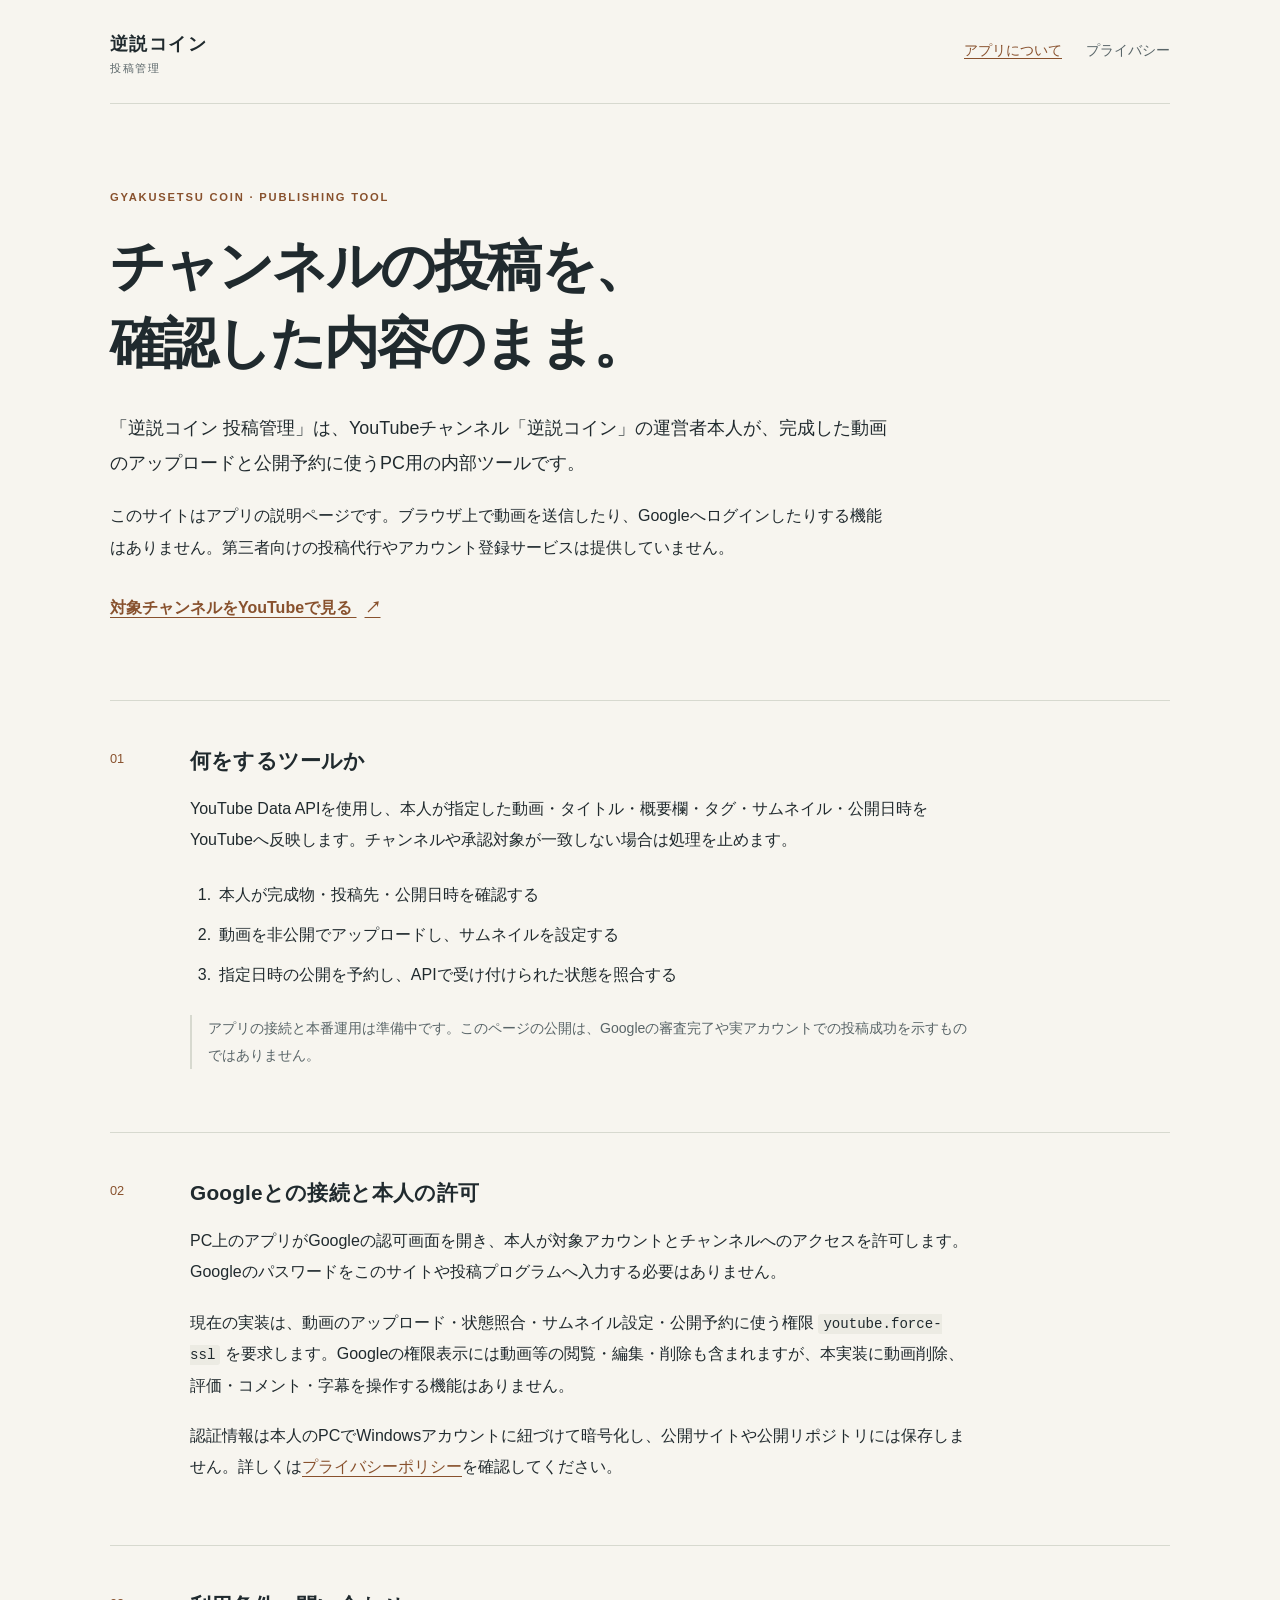
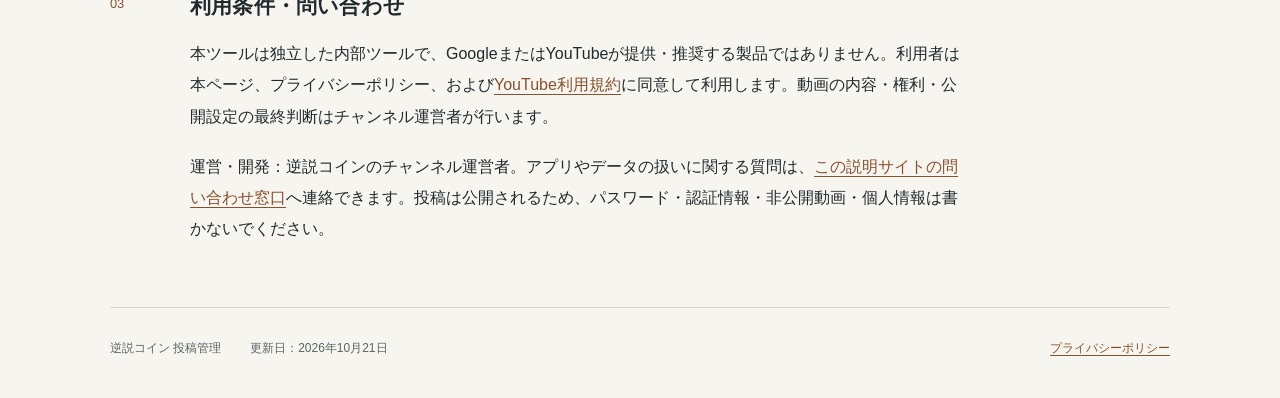
<file: index.html>
<!doctype html>
<html lang="ja">
<head>
  <meta charset="utf-8">
  <meta name="viewport" content="width=device-width, initial-scale=1">
  <meta name="robots" content="noindex, follow">
  <meta name="description" content="逆説コインの運営者本人が使用する、YouTube投稿管理ツールの説明とデータの取り扱い。">
  <title>逆説コイン 投稿管理</title>
  <link rel="stylesheet" href="style.css">
</head>
<body>
  <a class="skip" href="#main">本文へ移動</a>
  <header class="site-header">
    <a class="brand" href="./">逆説コイン<span>投稿管理</span></a>
    <nav aria-label="サイト案内"><a aria-current="page" href="./">アプリについて</a><a href="privacy.html">プライバシー</a></nav>
  </header>
  <main id="main">
    <section class="intro" aria-labelledby="title">
      <p class="eyebrow">GYAKUSETSU COIN · PUBLISHING TOOL</p>
      <h1 id="title">チャンネルの投稿を、<br>確認した内容のまま。</h1>
      <p class="lead">「逆説コイン 投稿管理」は、YouTubeチャンネル「逆説コイン」の運営者本人が、完成した動画のアップロードと公開予約に使うPC用の内部ツールです。</p>
      <p>このサイトはアプリの説明ページです。ブラウザ上で動画を送信したり、Googleへログインしたりする機能はありません。第三者向けの投稿代行やアカウント登録サービスは提供していません。</p>
      <a class="text-link" href="https://www.youtube.com/channel/UC8Bank3h7mLPXH6jV5k9DLA">対象チャンネルをYouTubeで見る <span aria-hidden="true">↗</span></a>
    </section>
    <section class="content-section" aria-labelledby="purpose">
      <p class="section-number" aria-hidden="true">01</p>
      <div><h2 id="purpose">何をするツールか</h2>
        <p>YouTube Data APIを使用し、本人が指定した動画・タイトル・概要欄・タグ・サムネイル・公開日時をYouTubeへ反映します。チャンネルや承認対象が一致しない場合は処理を止めます。</p>
        <ol class="steps"><li>本人が完成物・投稿先・公開日時を確認する</li><li>動画を非公開でアップロードし、サムネイルを設定する</li><li>指定日時の公開を予約し、APIで受け付けられた状態を照合する</li></ol>
        <p class="note">アプリの接続と本番運用は準備中です。このページの公開は、Googleの審査完了や実アカウントでの投稿成功を示すものではありません。</p>
      </div>
    </section>
    <section class="content-section" aria-labelledby="permission">
      <p class="section-number" aria-hidden="true">02</p>
      <div><h2 id="permission">Googleとの接続と本人の許可</h2>
        <p>PC上のアプリがGoogleの認可画面を開き、本人が対象アカウントとチャンネルへのアクセスを許可します。Googleのパスワードをこのサイトや投稿プログラムへ入力する必要はありません。</p>
        <p>現在の実装は、動画のアップロード・状態照合・サムネイル設定・公開予約に使う権限 <code>youtube.force-ssl</code> を要求します。Googleの権限表示には動画等の閲覧・編集・削除も含まれますが、本実装に動画削除、評価・コメント・字幕を操作する機能はありません。</p>
        <p>認証情報は本人のPCでWindowsアカウントに紐づけて暗号化し、公開サイトや公開リポジトリには保存しません。詳しくは<a href="privacy.html">プライバシーポリシー</a>を確認してください。</p>
      </div>
    </section>
    <section class="content-section" id="terms" aria-labelledby="terms-title">
      <p class="section-number" aria-hidden="true">03</p>
      <div><h2 id="terms-title">利用条件・問い合わせ</h2>
        <p>本ツールは独立した内部ツールで、GoogleまたはYouTubeが提供・推奨する製品ではありません。利用者は本ページ、プライバシーポリシー、および<a href="https://www.youtube.com/t/terms">YouTube利用規約</a>に同意して利用します。動画の内容・権利・公開設定の最終判断はチャンネル運営者が行います。</p>
        <p>運営・開発：逆説コインのチャンネル運営者。アプリやデータの扱いに関する質問は、<a href="https://github.com/wolfintimo/gyakusetsu-coin-publishing/issues">この説明サイトの問い合わせ窓口</a>へ連絡できます。投稿は公開されるため、パスワード・認証情報・非公開動画・個人情報は書かないでください。</p>
      </div>
    </section>
  </main>
  <footer><span>逆説コイン 投稿管理</span><span>更新日：2026年10月21日</span><a href="privacy.html">プライバシーポリシー</a></footer>
</body>
</html>
</file>
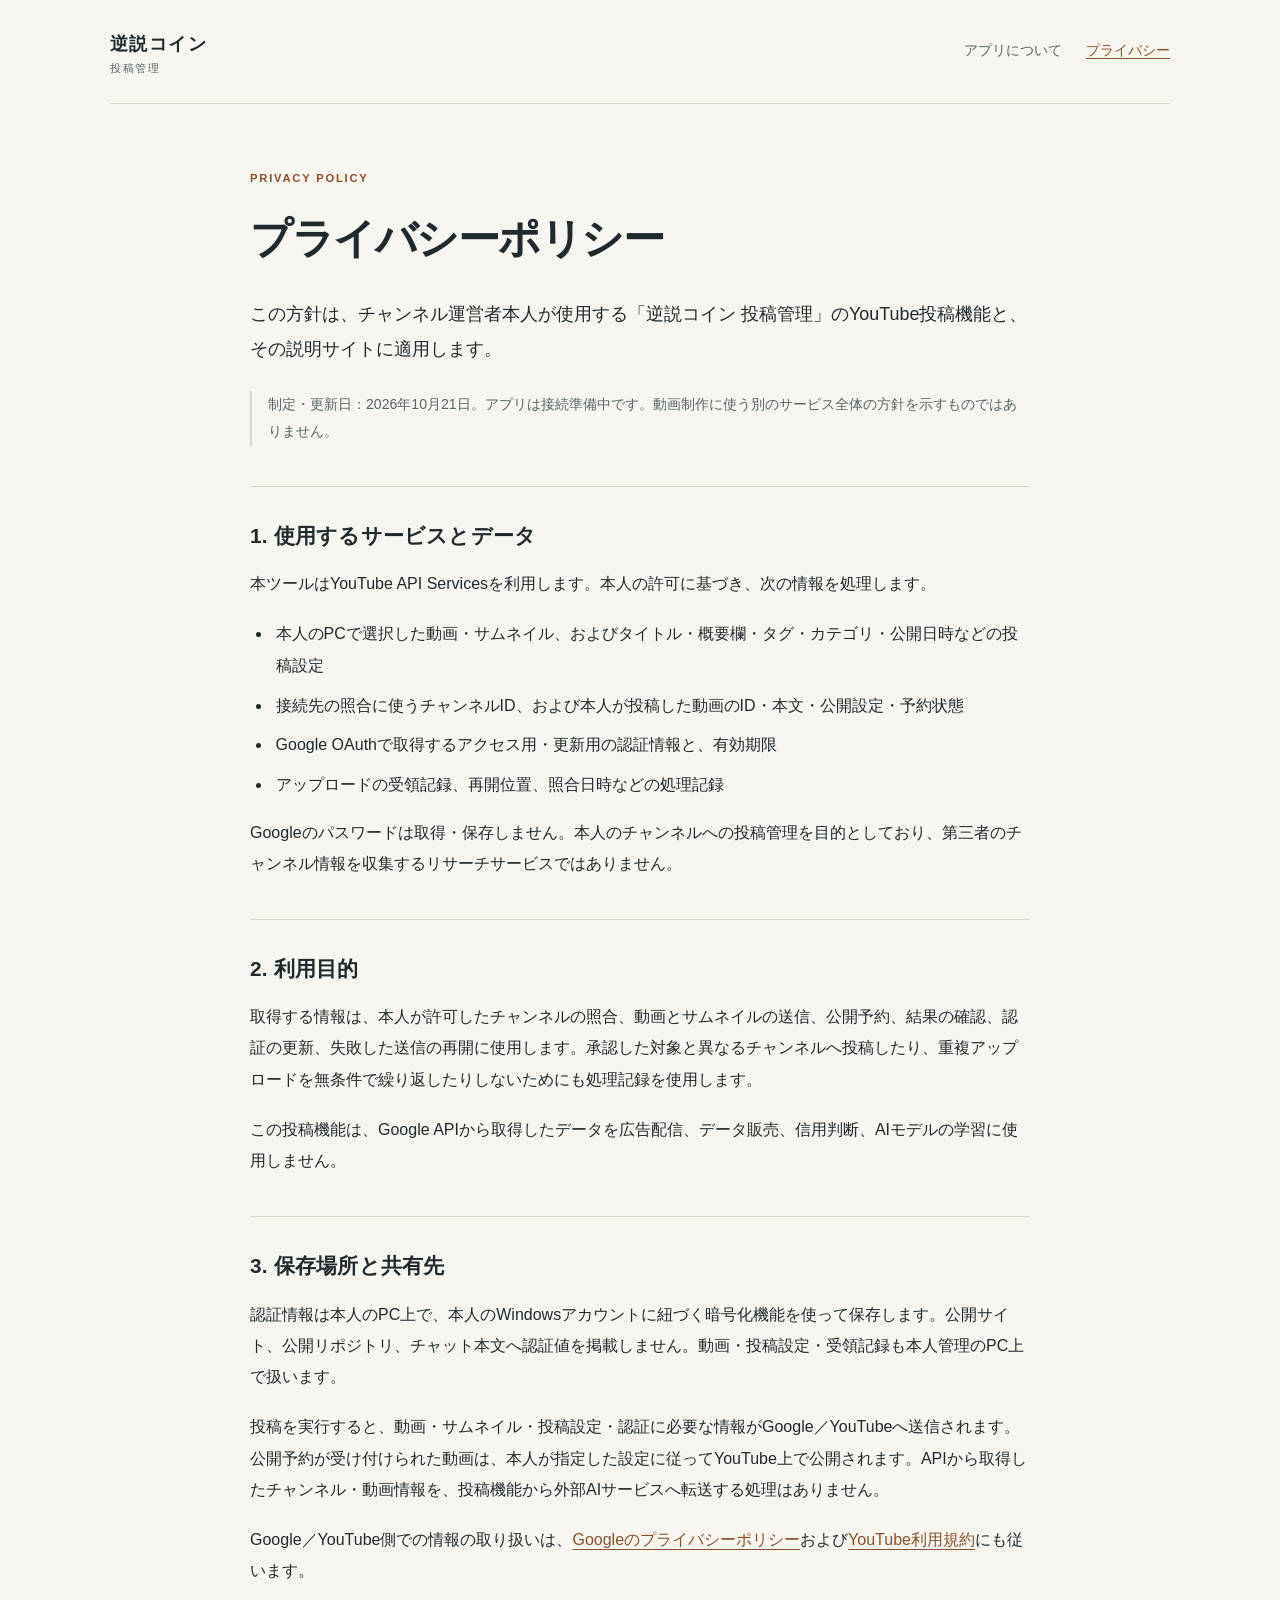
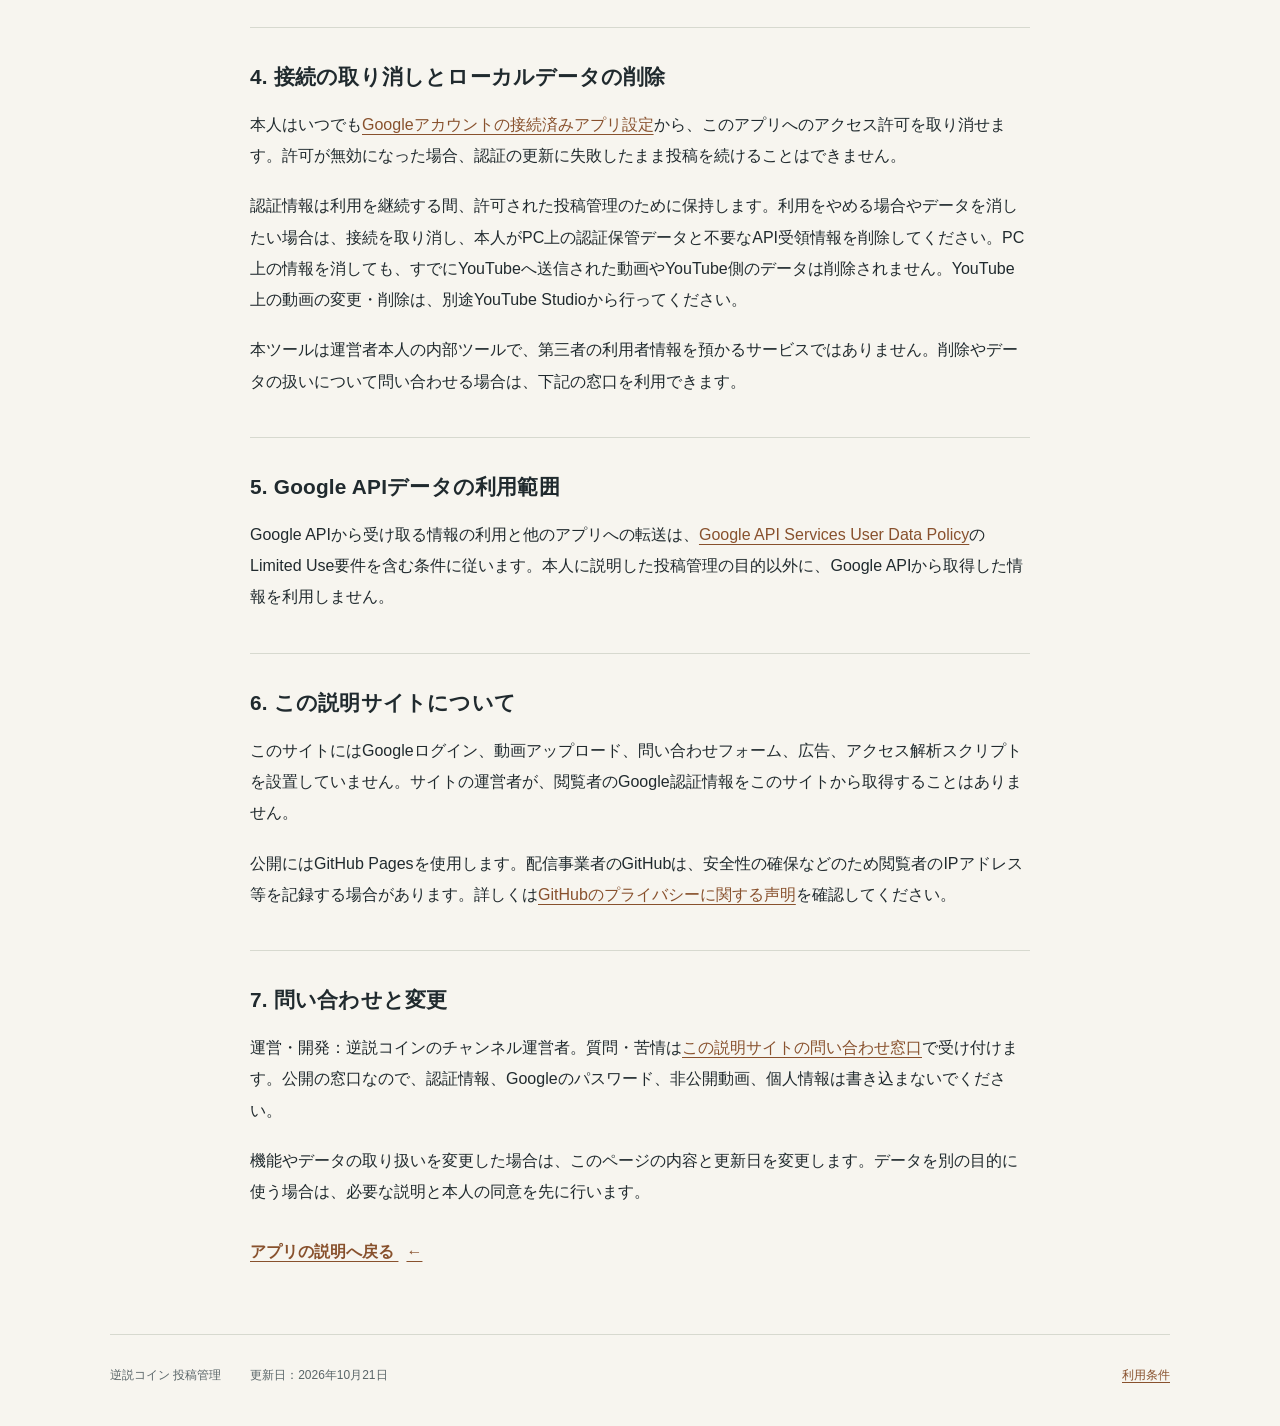
<file: privacy.html>
<!doctype html>
<html lang="ja">
<head>
  <meta charset="utf-8">
  <meta name="viewport" content="width=device-width, initial-scale=1">
  <meta name="robots" content="noindex, follow">
  <meta name="description" content="逆説コイン 投稿管理が使用するGoogle認証情報とYouTubeデータの取り扱い。">
  <title>プライバシーポリシー｜逆説コイン 投稿管理</title>
  <link rel="stylesheet" href="style.css">
</head>
<body>
  <a class="skip" href="#main">本文へ移動</a>
  <header class="site-header">
    <a class="brand" href="./">逆説コイン<span>投稿管理</span></a>
    <nav aria-label="サイト案内"><a href="./">アプリについて</a><a aria-current="page" href="privacy.html">プライバシー</a></nav>
  </header>
  <main id="main" class="policy">
    <p class="eyebrow">PRIVACY POLICY</p>
    <h1>プライバシーポリシー</h1>
    <p class="lead">この方針は、チャンネル運営者本人が使用する「逆説コイン 投稿管理」のYouTube投稿機能と、その説明サイトに適用します。</p>
    <p class="note">制定・更新日：2026年10月21日。アプリは接続準備中です。動画制作に使う別のサービス全体の方針を示すものではありません。</p>
    <section><h2>1. 使用するサービスとデータ</h2>
      <p>本ツールはYouTube API Servicesを利用します。本人の許可に基づき、次の情報を処理します。</p>
      <ul><li>本人のPCで選択した動画・サムネイル、およびタイトル・概要欄・タグ・カテゴリ・公開日時などの投稿設定</li><li>接続先の照合に使うチャンネルID、および本人が投稿した動画のID・本文・公開設定・予約状態</li><li>Google OAuthで取得するアクセス用・更新用の認証情報と、有効期限</li><li>アップロードの受領記録、再開位置、照合日時などの処理記録</li></ul>
      <p>Googleのパスワードは取得・保存しません。本人のチャンネルへの投稿管理を目的としており、第三者のチャンネル情報を収集するリサーチサービスではありません。</p>
    </section>
    <section><h2>2. 利用目的</h2>
      <p>取得する情報は、本人が許可したチャンネルの照合、動画とサムネイルの送信、公開予約、結果の確認、認証の更新、失敗した送信の再開に使用します。承認した対象と異なるチャンネルへ投稿したり、重複アップロードを無条件で繰り返したりしないためにも処理記録を使用します。</p>
      <p>この投稿機能は、Google APIから取得したデータを広告配信、データ販売、信用判断、AIモデルの学習に使用しません。</p>
    </section>
    <section><h2>3. 保存場所と共有先</h2>
      <p>認証情報は本人のPC上で、本人のWindowsアカウントに紐づく暗号化機能を使って保存します。公開サイト、公開リポジトリ、チャット本文へ認証値を掲載しません。動画・投稿設定・受領記録も本人管理のPC上で扱います。</p>
      <p>投稿を実行すると、動画・サムネイル・投稿設定・認証に必要な情報がGoogle／YouTubeへ送信されます。公開予約が受け付けられた動画は、本人が指定した設定に従ってYouTube上で公開されます。APIから取得したチャンネル・動画情報を、投稿機能から外部AIサービスへ転送する処理はありません。</p>
      <p>Google／YouTube側での情報の取り扱いは、<a href="https://policies.google.com/privacy">Googleのプライバシーポリシー</a>および<a href="https://www.youtube.com/t/terms">YouTube利用規約</a>にも従います。</p>
    </section>
    <section><h2>4. 接続の取り消しとローカルデータの削除</h2>
      <p>本人はいつでも<a href="https://security.google.com/settings/security/permissions">Googleアカウントの接続済みアプリ設定</a>から、このアプリへのアクセス許可を取り消せます。許可が無効になった場合、認証の更新に失敗したまま投稿を続けることはできません。</p>
      <p>認証情報は利用を継続する間、許可された投稿管理のために保持します。利用をやめる場合やデータを消したい場合は、接続を取り消し、本人がPC上の認証保管データと不要なAPI受領情報を削除してください。PC上の情報を消しても、すでにYouTubeへ送信された動画やYouTube側のデータは削除されません。YouTube上の動画の変更・削除は、別途YouTube Studioから行ってください。</p>
      <p>本ツールは運営者本人の内部ツールで、第三者の利用者情報を預かるサービスではありません。削除やデータの扱いについて問い合わせる場合は、下記の窓口を利用できます。</p>
    </section>
    <section><h2>5. Google APIデータの利用範囲</h2>
      <p>Google APIから受け取る情報の利用と他のアプリへの転送は、<a href="https://developers.google.com/terms/api-services-user-data-policy">Google API Services User Data Policy</a>のLimited Use要件を含む条件に従います。本人に説明した投稿管理の目的以外に、Google APIから取得した情報を利用しません。</p>
    </section>
    <section><h2>6. この説明サイトについて</h2>
      <p>このサイトにはGoogleログイン、動画アップロード、問い合わせフォーム、広告、アクセス解析スクリプトを設置していません。サイトの運営者が、閲覧者のGoogle認証情報をこのサイトから取得することはありません。</p>
      <p>公開にはGitHub Pagesを使用します。配信事業者のGitHubは、安全性の確保などのため閲覧者のIPアドレス等を記録する場合があります。詳しくは<a href="https://docs.github.com/en/site-policy/privacy-policies/github-general-privacy-statement">GitHubのプライバシーに関する声明</a>を確認してください。</p>
    </section>
    <section><h2>7. 問い合わせと変更</h2>
      <p>運営・開発：逆説コインのチャンネル運営者。質問・苦情は<a href="https://github.com/wolfintimo/gyakusetsu-coin-publishing/issues">この説明サイトの問い合わせ窓口</a>で受け付けます。公開の窓口なので、認証情報、Googleのパスワード、非公開動画、個人情報は書き込まないでください。</p>
      <p>機能やデータの取り扱いを変更した場合は、このページの内容と更新日を変更します。データを別の目的に使う場合は、必要な説明と本人の同意を先に行います。</p>
    </section>
    <p><a class="text-link" href="./">アプリの説明へ戻る <span aria-hidden="true">←</span></a></p>
  </main>
  <footer><span>逆説コイン 投稿管理</span><span>更新日：2026年10月21日</span><a href="./#terms">利用条件</a></footer>
</body>
</html>
</file>
<file: style.css>
:root { color-scheme: light; --paper: #f7f5ef; --ink: #202a2e; --muted: #596568; --accent: #88512d; --line: #d7d9cf; }
* { box-sizing: border-box; }
html { scroll-padding-top: 2rem; }
body { margin: 0; background: var(--paper); color: var(--ink); font-family: -apple-system, BlinkMacSystemFont, "Segoe UI", "Noto Sans JP", Meiryo, sans-serif; font-size: 16px; line-height: 1.95; overflow-wrap: anywhere; }
a { color: var(--accent); text-underline-offset: .25em; }
a:hover { text-decoration-thickness: 2px; }
a:focus-visible { outline: 3px solid var(--accent); outline-offset: 5px; }
.skip { position: absolute; top: -8rem; left: 1rem; padding: .6rem 1rem; background: white; z-index: 2; }
.skip:focus { top: .5rem; }
.site-header, main, footer { width: min(1060px, calc(100% - 3rem)); margin-inline: auto; }
.site-header { display: flex; align-items: center; justify-content: space-between; gap: 1rem; padding: 1.6rem 0; border-bottom: 1px solid var(--line); }
.brand { font-size: 1.15rem; font-weight: 750; letter-spacing: .08em; color: var(--ink); text-decoration: none; white-space: nowrap; }
.brand span { display: block; font-size: .7rem; font-weight: 500; color: var(--muted); letter-spacing: .14em; line-height: 1.4; }
nav { display: flex; gap: 1.5rem; font-size: .85rem; }
nav a { text-decoration: none; color: var(--muted); }
nav a[aria-current="page"] { color: var(--accent); text-decoration: underline; }
.intro { padding: 5.2rem 0 4.8rem; max-width: 780px; }
.eyebrow { margin: 0 0 1.2rem; font-size: .7rem; font-weight: 650; letter-spacing: .16em; color: var(--accent); }
h1 { font-size: clamp(2rem, 4.5vw, 3.45rem); letter-spacing: -.035em; line-height: 1.4; margin: 0 0 1.8rem; font-weight: 700; }
h2 { font-size: 1.3rem; line-height: 1.6; margin: 0 0 1rem; letter-spacing: .01em; }
p { margin: 0 0 1.2rem; }
.lead { font-size: 1.12rem; line-height: 1.95; }
.text-link { display: inline-block; margin-top: .6rem; font-weight: 650; }
.text-link span { padding-left: .5rem; }
.content-section { border-top: 1px solid var(--line); padding: 2.7rem 0; display: grid; grid-template-columns: 5rem minmax(0, 1fr); }
.content-section > div { max-width: 780px; }
.section-number { font-size: .8rem; color: var(--accent); margin-top: .2rem; font-variant-numeric: tabular-nums; }
.steps { padding-left: 1.6rem; margin: 1.5rem 0; }
li { padding-left: .2rem; margin-bottom: .55rem; }
.note { color: var(--muted); font-size: .88rem; border-left: 2px solid var(--line); padding-left: 1rem; margin-top: 1.5rem; }
code { font-size: .88em; background: #ecebe3; padding: .15em .35em; border-radius: 3px; }
.policy { max-width: 780px; padding-top: 4rem; padding-bottom: 3rem; }
.policy h1 { font-size: clamp(1.9rem, 4.5vw, 2.65rem); }
.policy section { border-top: 1px solid var(--line); margin-top: 2.5rem; padding-top: 2rem; }
.policy ul { padding-left: 1.4rem; }
footer { display: flex; flex-wrap: wrap; align-items: center; gap: .4rem 1.8rem; border-top: 1px solid var(--line); padding: 1.8rem 0 2.4rem; color: var(--muted); font-size: .75rem; }
footer a { margin-left: auto; }
@media (max-width: 600px) { .site-header, main, footer { width: calc(100% - 2.2rem); } .site-header { align-items: flex-start; padding: 1.2rem 0; } nav { flex-direction: column; gap: .2rem; font-size: .75rem; } .intro { padding: 3.2rem 0; } .content-section { grid-template-columns: 1fr; gap: .5rem; padding: 2rem 0; } .section-number { margin-bottom: .2rem; } .policy { padding-top: 2.5rem; } footer a { margin-left: 0; } }
@media print { body { background: white; } .skip, nav { display: none; } .intro, .policy { padding-top: 1rem; } a { color: inherit; } }
</file>
